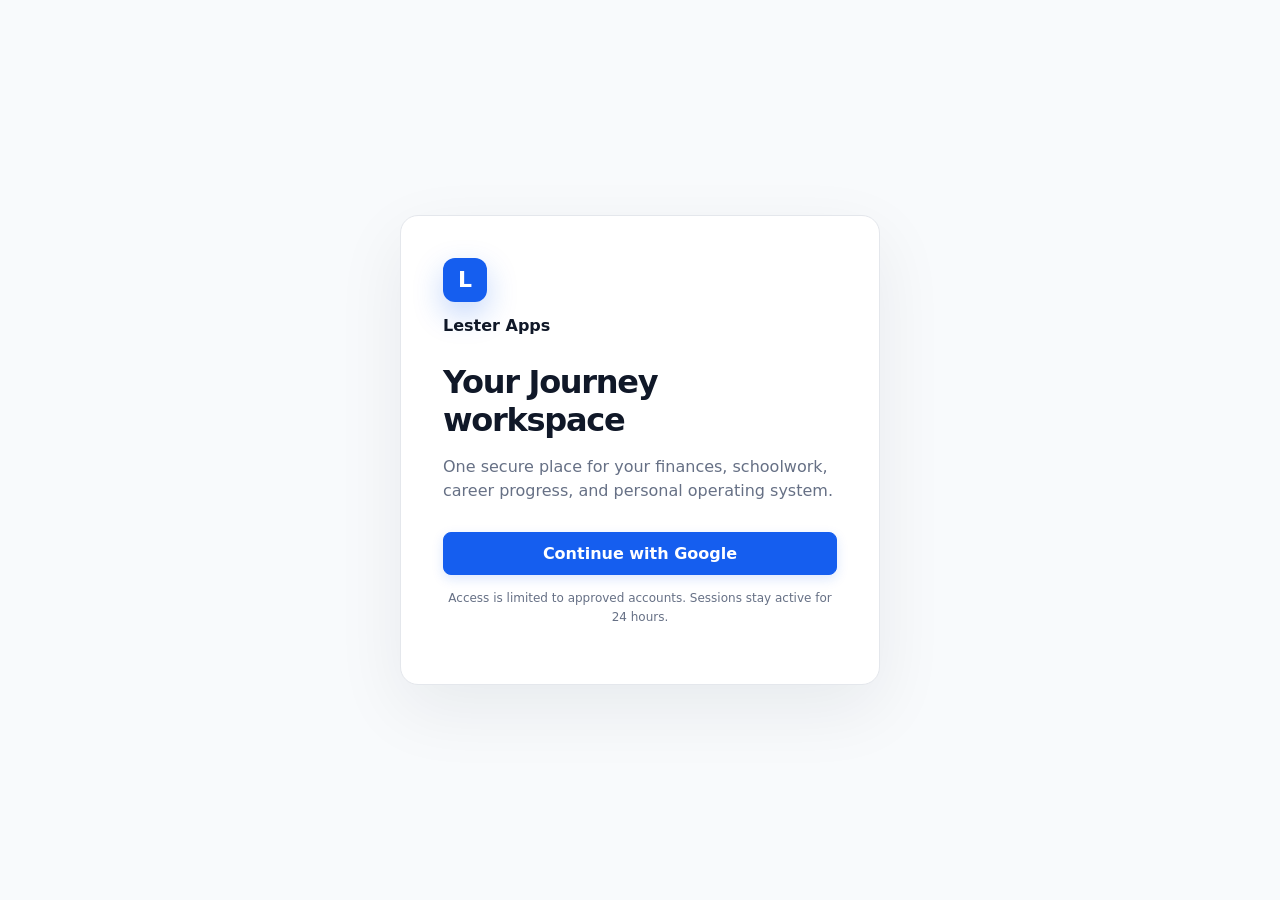
<file: site/index.html>
<!doctype html>
<html lang="en">
<head>
  <meta charset="utf-8">
  <meta name="viewport" content="width=device-width,initial-scale=1">
  <meta name="referrer" content="no-referrer">
  <meta http-equiv="Content-Security-Policy" content="default-src 'self'; script-src 'self'; connect-src 'self' https://lester-apps-auth.jllester-email.workers.dev; style-src 'self'; img-src 'self' data:; base-uri 'none'; form-action 'none'">
  <title>Lester Apps</title>
  <link rel="stylesheet" href="styles.css?v=8">
  <script src="app.js?v=8" defer></script>
</head>
<body>
  <main class="login-shell" id="login-shell">
    <section id="login" class="login" aria-labelledby="login-title">
      <div class="brand-mark">L</div>
      <p class="login-brand">Lester Apps</p>
      <h1 id="login-title">Your Journey workspace</h1>
      <p>One secure place for your finances, schoolwork, career progress, and personal operating system.</p>
      <a id="login-button" class="primary" href="https://lester-apps-auth.jllester-email.workers.dev/auth/login">Continue with Google</a>
      <p class="session-note">Access is limited to approved accounts. Sessions stay active for 24 hours.</p>
      <p id="login-error" class="error" role="alert"></p>
    </section>
  </main>

  <main id="workspace" class="app-shell" hidden>
    <aside class="sidebar">
      <div class="brand"><span class="brand-mark small">L</span><span>Lester Apps</span></div>
      <nav class="journeys" aria-label="Journey apps">
        <button data-app="dashboard" class="active"><span class="nav-icon">⌂</span><span>Dashboard</span></button>
        <button data-app="finance"><span class="nav-icon">▣</span><span>Finance</span></button>
        <button data-app="school"><span class="nav-icon">◇</span><span>School</span></button>
        <button data-app="job"><span class="nav-icon">□</span><span>Job</span></button>
        <button data-app="life"><span class="nav-icon">○</span><span>Life</span></button>
      </nav>
      <div class="sidebar-foot"><span class="secure-dot"></span>Secured by Cloudflare</div>
    </aside>

    <section class="app-main">
      <header class="topbar">
        <button id="menu-toggle" class="menu-toggle" aria-label="Open navigation" aria-expanded="false">☰</button>
        <div class="account"><span id="welcome"></span><button id="sign-out" class="sign-out">Sign out</button></div>
      </header>

      <div class="content-wrap">
        <section id="loading" class="loading-state" aria-live="polite" hidden>
          <div class="skeleton title-skeleton"></div>
          <div class="skeleton-grid"><div class="skeleton"></div><div class="skeleton"></div><div class="skeleton"></div><div class="skeleton"></div></div>
        </section>

        <section id="app-content" hidden>
          <div class="page-heading">
            <div><p id="page-date" class="page-date"></p><h1 id="app-name"></h1></div>
            <span id="app-status" class="status"><span></span>Live</span>
          </div>
          <section id="metrics" class="metric-grid" aria-label="Key metrics"></section>

          <section id="finance-budget" class="finance-budget" hidden>
            <div id="finance-summary" class="finance-summary"></div>
            <section class="budget-panel">
              <div class="budget-heading"><div><h2>Monthly Budget</h2><p id="budget-month"></p></div><span>Connected to Lester Income, Expenses, &amp; Debt</span></div>
              <div class="table-wrap"><table class="budget-table"><thead><tr><th>Billing account</th><th>Projected</th><th>Actual</th><th>Remaining</th><th>Status</th></tr></thead><tbody id="budget-body"></tbody></table></div>
              <div id="budget-empty" class="empty" hidden>No budget categories are available yet.</div>
            </section>
          </section>

          <div class="dashboard-grid">
            <div class="data-column">
              <section class="panel">
                <div class="panel-heading"><div><h2>Signals</h2><p>What needs your attention right now</p></div><span id="signal-count" class="count-label"></span></div>
                <div class="table-wrap"><table><thead><tr><th>Signal</th><th>Value</th><th>Context</th></tr></thead><tbody id="signals-body"></tbody></table></div>
                <div id="signals-empty" class="empty" hidden>No signals available yet.</div>
              </section>
              <section class="panel">
                <div class="panel-heading"><div><h2>Journey details</h2><p>A structured view of the latest secure response</p></div></div>
                <div class="table-wrap"><table><thead><tr><th>Field</th><th>Current value</th></tr></thead><tbody id="details-body"></tbody></table></div>
              </section>
            </div>

            <aside class="action-column">
              <section class="panel action-panel">
                <div class="panel-heading"><div><h2>Quick action</h2><p>Capture your next move</p></div></div>
                <form id="quick-action-form">
                  <label>Action type<select id="action-type"><option>Follow-up</option><option>Task</option><option>Reminder</option><option>Note</option></select></label>
                  <label>For<input id="action-for" required maxlength="80" placeholder="Company, class, bill, or goal"></label>
                  <label>Notes<textarea id="action-notes" rows="4" maxlength="240" placeholder="Add a short note…"></textarea></label>
                  <label>Due date<input id="action-date" type="date"></label>
                  <button class="primary action-submit" type="submit">Add action</button>
                </form>
                <p id="action-success" class="success" role="status"></p>
              </section>
              <section class="panel saved-panel">
                <div class="panel-heading"><div><h2>Saved actions</h2><p>Stored on this device</p></div></div>
                <div id="saved-actions"></div>
              </section>
            </aside>
          </div>
        </section>

        <section id="data-error" class="error-panel" role="alert" hidden><h2>We couldn’t load this Journey</h2><p></p><button id="retry-button" class="primary">Try again</button></section>
      </div>
    </section>
  </main>
</body>
</html>
</file>
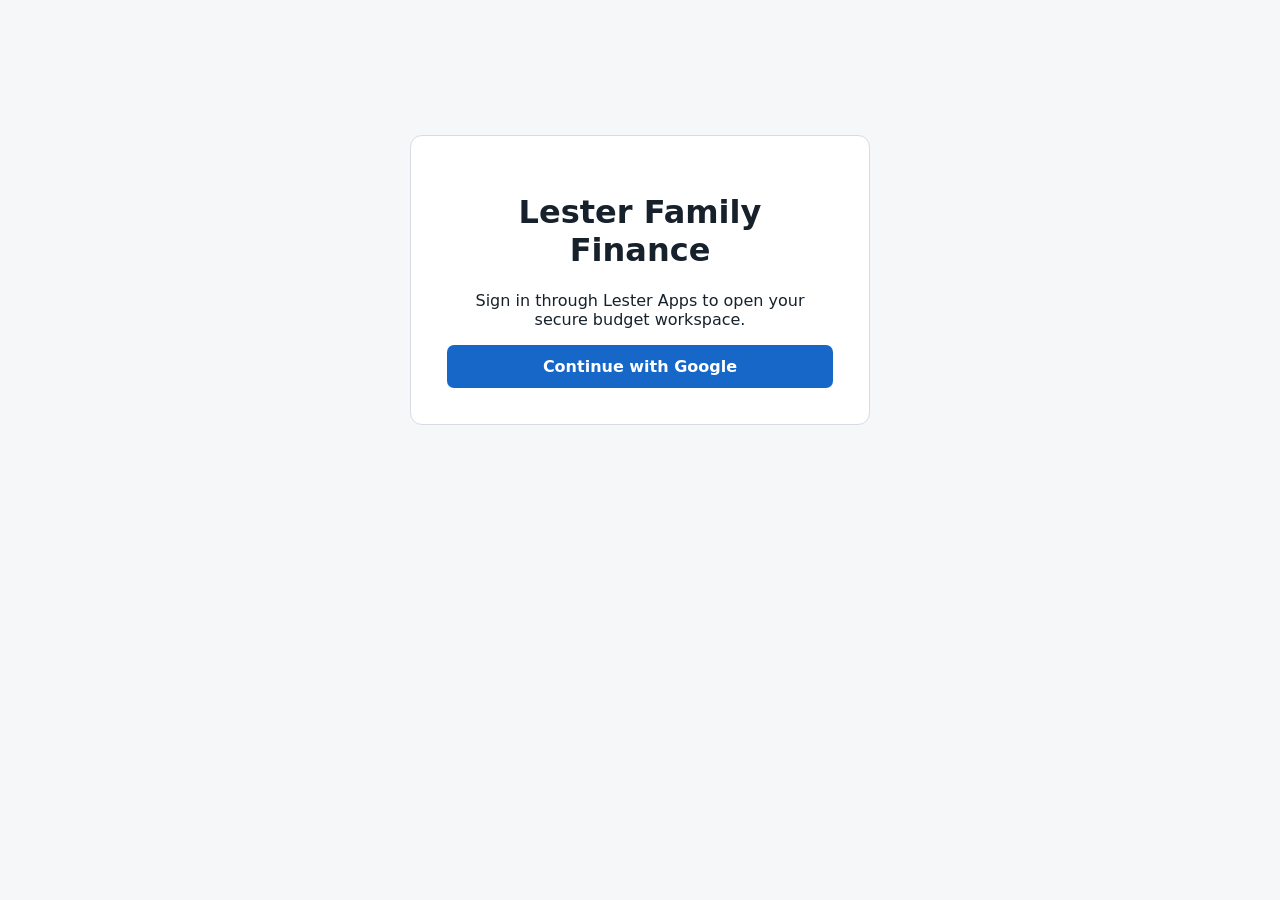
<file: site/budget/index.html>
<!doctype html><html lang="en"><head><meta charset="utf-8"><meta name="viewport" content="width=device-width,initial-scale=1"><meta http-equiv="Content-Security-Policy" content="default-src 'self'; script-src 'self'; connect-src https://lester-apps-auth.jllester-email.workers.dev; style-src 'self'; base-uri 'none'"><title>Lester Family Finance</title><link rel="stylesheet" href="finance.css?v=1"><script src="finance.js?v=1" defer></script></head><body>
<main id="app" hidden><aside><h1>Lester Family Finance</h1><nav id="sections"><button class="active" data-view="overview">⌂ <span>Overview</span></button><button data-view="income">◉ <span>Total Income</span></button><button data-view="budget">▣ <span>Annual Budget</span></button><button data-view="pay">□ <span>Pay Periods</span></button><button data-view="recurring">↻ <span>Recurring Expenses</span></button><button data-view="cuts">✂ <span>Budget Cuts</span></button><button data-view="calculator">▦ <span>Calculator</span></button></nav><a class="back" href="../">← Back to Lester Apps</a></aside>
<section class="main"><header><button id="menu">☰</button><span id="user"></span><button id="signout">Sign out</button></header><div class="page"><div class="title"><div><h2 id="title">Overview</h2><p id="subtitle">Snapshot of income, expenses, and budget</p></div><span class="live">● Live</span></div>
<section id="overview"><div class="top-grid"><div class="selectors"><label>Income source<select id="income-source"><option value="actual">Lucas + Erin</option><option value="projected">Lucas</option></select></label><label>Expense scenario<select id="expense-scenario"><option value="total">Total Expenses</option><option value="cuts">Total Expenses w/ Budget Cuts</option></select></label></div><article><small>Total Income</small><strong id="income-total">—</strong><span>Selected monthly income</span></article><article><small>Total Expenses</small><strong id="expense-total">—</strong><span>Selected expense scenario</span></article><article class="net"><small>Net Income - Total Expenses</small><strong id="net-total">—</strong><span>Selected income - selected expenses</span></article></div>
<div class="work-grid"><section class="panel"><h3>Monthly Budget <span id="month"></span></h3><div class="table-wrap"><table><thead><tr><th>Billing Account</th><th>Amount</th><th>4 Week</th><th>5 Week</th></tr></thead><tbody id="rows"></tbody><tfoot id="totals"></tfoot></table></div></section>
<section class="panel calc"><h3>Budget Cut Calculator</h3><label>Expense scenario<select id="calc-scenario"><option value="total">Total Expenses</option><option value="cuts">Total Expenses w/ Budget Cuts</option></select></label><label>Cut percentage <div class="range"><input id="cut" type="range" min="0" max="50" value="10"><output id="cut-value">10%</output></div></label><label>Or target net income<input id="target" type="number" min="0" step="50" placeholder="1500"></label><div class="result"><small>Estimated monthly savings</small><strong id="savings">—</strong><hr><small>Projected net income</small><strong id="projected-net">—</strong></div><button id="apply">Apply Cut Scenario</button></section></div></section>
<section id="section-view" class="panel section-view" hidden><h3 id="section-heading"></h3><p id="section-copy"></p><div id="section-content"></div></section><section id="error" hidden><h3>Finance data could not load</h3><p></p><button onclick="location.reload()">Try again</button></section></div></section></main><main id="login"><h1>Lester Family Finance</h1><p>Sign in through Lester Apps to open your secure budget workspace.</p><a href="https://lester-apps-auth.jllester-email.workers.dev/auth/login">Continue with Google</a></main></body></html>
</file>
<file: site/styles.css>
:root{font-family:Inter,ui-sans-serif,system-ui,-apple-system,BlinkMacSystemFont,"Segoe UI",sans-serif;color:#101828;background:#fff;--nav:#071b3b;--blue:#155eef;--border:#e4e7ec;--muted:#667085;--surface:#f8fafc}*{box-sizing:border-box}body{margin:0}button,input,select,textarea{font:inherit}button{cursor:pointer}.app-shell{min-height:100vh;display:grid;grid-template-columns:248px 1fr}.sidebar{position:fixed;inset:0 auto 0 0;width:248px;background:var(--nav);color:#fff;padding:28px 16px;display:flex;flex-direction:column;z-index:20}.brand{height:44px;display:flex;align-items:center;gap:11px;padding:0 10px;font-size:20px;font-weight:750;letter-spacing:-.03em}.brand-mark{width:44px;height:44px;display:grid;place-items:center;border-radius:12px;background:var(--blue);color:#fff;font-weight:800;font-size:22px;box-shadow:0 12px 30px #155eef40}.brand-mark.small{width:32px;height:32px;border-radius:9px;font-size:16px}.journeys{display:grid;gap:6px;margin-top:36px}.journeys button{width:100%;border:0;background:transparent;color:#c7d3e6;border-radius:9px;padding:12px 14px;display:flex;align-items:center;gap:13px;font-weight:600;text-align:left}.journeys button:hover{background:#ffffff0d;color:#fff}.journeys button.active{background:var(--blue);color:#fff;box-shadow:0 8px 24px #001c4d66}.nav-icon{width:22px;font-size:20px;text-align:center}.sidebar-foot{margin-top:auto;color:#8fa5c5;font-size:12px;padding:12px}.secure-dot{display:inline-block;width:7px;height:7px;border-radius:50%;background:#32d583;margin-right:7px}.app-main{grid-column:2;min-width:0}.topbar{height:64px;border-bottom:1px solid var(--border);display:flex;align-items:center;justify-content:flex-end;padding:0 34px;background:#fff;position:sticky;top:0;z-index:10}.account{display:flex;align-items:center;gap:18px;color:#475467;font-size:13px}.sign-out{border:0;background:transparent;color:var(--blue);font-weight:650;padding:8px}.menu-toggle{display:none;border:0;background:transparent;font-size:22px}.content-wrap{max-width:1440px;margin:auto;padding:32px 36px 56px}.page-heading{display:flex;align-items:flex-end;justify-content:space-between;margin-bottom:26px}.page-heading h1{font-size:32px;line-height:1.1;letter-spacing:-.04em;margin:4px 0 0}.page-date{margin:0;color:var(--muted);font-size:13px}.status{color:#067647;font-weight:650;font-size:14px}.status span{display:inline-block;width:8px;height:8px;border-radius:50%;background:#12b76a;margin-right:4px}.metric-grid{display:grid;grid-template-columns:repeat(4,minmax(0,1fr));gap:16px;margin-bottom:22px}.metric-card{border:1px solid var(--border);border-radius:12px;padding:20px;display:flex;align-items:flex-start;gap:15px;min-height:132px;background:#fff;box-shadow:0 2px 5px #10182808}.metric-icon{width:44px;height:44px;flex:0 0 auto;display:grid;place-items:center;border-radius:10px;background:#eef4ff;color:var(--blue);font-weight:800;font-size:20px}.metric-card p{margin:1px 0 8px;color:#475467;font-size:13px}.metric-card strong{display:block;color:var(--blue);font-size:25px;line-height:1;letter-spacing:-.03em}.metric-card span{display:block;margin-top:10px;color:var(--muted);font-size:12px;line-height:1.35}.dashboard-grid{display:grid;grid-template-columns:minmax(0,1.75fr) minmax(290px,.75fr);gap:22px;align-items:start}.data-column,.action-column{display:grid;gap:22px}.panel{border:1px solid var(--border);border-radius:12px;background:#fff;overflow:hidden}.panel-heading{padding:18px 20px 14px;display:flex;justify-content:space-between;align-items:center}.panel-heading h2{font-size:16px;letter-spacing:-.01em;margin:0}.panel-heading p{font-size:12px;color:var(--muted);margin:4px 0 0}.count-label{font-size:12px;color:var(--blue);font-weight:650}.table-wrap{overflow-x:auto}table{width:100%;border-collapse:collapse;font-size:13px}th{text-align:left;color:var(--muted);font-weight:600;background:var(--surface);padding:10px 20px;border-top:1px solid var(--border);border-bottom:1px solid var(--border)}td{padding:13px 20px;border-bottom:1px solid var(--border);color:#475467;vertical-align:top}tbody tr:last-child td{border-bottom:0}td strong{color:#1d2939}.signal-dot{display:inline-block;width:8px;height:8px;border-radius:50%;background:#12b76a;margin-right:10px}.signal-dot.tone-1{background:#f79009}.signal-dot.tone-2{background:#155eef}.signal-dot.tone-3{background:#f04438}.action-panel form{display:grid;gap:14px;padding:0 20px 20px}.action-panel label{display:grid;gap:6px;font-size:12px;font-weight:650;color:#344054}.action-panel input,.action-panel select,.action-panel textarea{width:100%;border:1px solid #d0d5dd;border-radius:8px;padding:10px 11px;color:#344054;background:#fff;outline:none}.action-panel input:focus,.action-panel select:focus,.action-panel textarea:focus{border-color:#84adff;box-shadow:0 0 0 3px #155eef18}.primary{border:1px solid #155eef;border-radius:8px;background:var(--blue);color:#fff;font-weight:650;padding:11px 16px;text-align:center;text-decoration:none;box-shadow:0 4px 12px #155eef26}.primary:hover{background:#004eeb}.success{min-height:18px;color:#067647;font-size:12px;margin:-8px 20px 16px}.saved-panel{min-height:160px}.saved-action{padding:12px 18px;border-top:1px solid var(--border);display:flex;justify-content:space-between;gap:12px}.saved-action strong{font-size:12px;color:#344054}.saved-action p{margin:3px 0;color:#1d2939;font-size:13px}.saved-action span{color:var(--muted);font-size:11px}.saved-action button{border:0;background:transparent;color:#98a2b3;font-size:18px}.empty{padding:30px;text-align:center;color:var(--muted);font-size:13px}.empty.compact{padding:20px;border-top:1px solid var(--border);line-height:1.55}.loading-state{padding-top:26px}.skeleton{height:132px;border-radius:12px;background:linear-gradient(90deg,#f2f4f7 25%,#eaecf0 45%,#f2f4f7 65%);background-size:300% 100%;animation:shimmer 1.3s infinite}.title-skeleton{height:42px;width:230px;margin-bottom:28px}.skeleton-grid{display:grid;grid-template-columns:repeat(4,1fr);gap:16px}@keyframes shimmer{to{background-position:-100% 0}}.error-panel{max-width:560px;margin:12vh auto;text-align:center;padding:34px;border:1px solid #fecdca;background:#fffbfa;border-radius:14px}.error-panel h2{margin-top:0}.error-panel p{color:#b42318}.error-panel .primary{margin-top:10px}.login-shell{min-height:100vh;display:grid;place-items:center;padding:24px;background:#f8fafc}.login{width:min(480px,100%);background:#fff;border:1px solid var(--border);border-radius:18px;padding:42px;box-shadow:0 24px 70px #10182812}.login-brand{font-weight:750;margin:14px 0 28px}.login h1{font-size:32px;letter-spacing:-.04em;margin:0 0 12px}.login>p:not(.login-brand){color:var(--muted);line-height:1.55}.login .primary{display:block;margin:28px 0 14px}.session-note{font-size:12px;text-align:center}.error{color:#b42318}.tone-1{color:#93370d}.tone-2{color:#175cd3}.tone-3{color:#b42318}
@media(max-width:1050px){.metric-grid{grid-template-columns:repeat(2,1fr)}.dashboard-grid{grid-template-columns:1fr}.action-column{grid-template-columns:repeat(2,1fr)}}
@media(max-width:760px){.app-shell{display:block}.sidebar{transform:translateX(-100%);transition:transform .2s ease;box-shadow:20px 0 50px #10182833}.sidebar.open{transform:translateX(0)}.app-main{min-height:100vh}.topbar{justify-content:space-between;padding:0 16px}.menu-toggle{display:block}.account span{display:none}.content-wrap{padding:24px 16px 40px}.metric-grid{grid-template-columns:1fr 1fr}.action-column{grid-template-columns:1fr}.page-heading h1{font-size:28px}.metric-card{padding:16px;min-height:118px}.metric-icon{display:none}th,td{padding:11px 14px}.login{padding:30px 24px}}
@media(max-width:480px){.metric-grid{grid-template-columns:1fr}.metric-card{min-height:auto}.page-heading{align-items:center}.status{font-size:12px}.panel-heading{padding:16px}.login h1{font-size:28px}}
@media(prefers-reduced-motion:reduce){*{scroll-behavior:auto!important;animation:none!important;transition:none!important}}
[hidden]{display:none!important}
.finance-budget{display:grid;gap:18px}.finance-summary{display:grid;grid-template-columns:repeat(3,minmax(0,1fr));gap:14px}.finance-card{min-height:110px;border:1px solid var(--border);border-radius:11px;background:#fff;padding:20px;box-shadow:0 2px 6px #10182808}.finance-card p{margin:0 0 12px;color:#475467;font-size:11px;font-weight:800;letter-spacing:.08em;text-transform:uppercase}.finance-card strong{display:block;font-size:25px;letter-spacing:-.03em}.finance-card span{display:block;margin-top:7px;color:var(--muted);font-size:12px}.finance-card.net-card{background:#b7e4c7;border-color:#7fcf9a}.finance-card.net-card strong{color:#123d2a}.budget-panel{border:1px solid var(--border);border-radius:11px;background:#fff;overflow:hidden;box-shadow:0 2px 6px #10182808}.budget-heading{display:flex;align-items:center;justify-content:space-between;padding:16px 18px}.budget-heading h2{margin:0;font-size:16px}.budget-heading p,.budget-heading span{margin:3px 0 0;color:var(--muted);font-size:12px}.budget-table thead th{background:#32679a;color:#fff;border-color:#32679a;text-transform:none}.budget-table td{font-variant-numeric:tabular-nums}.category-dot{display:inline-block;width:9px;height:9px;border-radius:50%;background:#f4cccc;margin-right:10px}.category-dot.tone-1{background:#fce5cd}.category-dot.tone-2{background:#d9ead3}.category-dot.tone-3{background:#cfe2f3}.budget-status{display:inline-block;border-radius:999px;padding:4px 8px;font-size:11px;font-weight:700}.budget-status.track{background:#ecfdf3;color:#067647}.budget-status.over{background:#fef3f2;color:#b42318}.positive{color:#067647}.negative{color:#b42318}
@media(max-width:760px){.finance-summary{grid-template-columns:1fr}.budget-heading{align-items:flex-start;gap:10px}.budget-heading>span{display:none}.budget-table{min-width:680px}}
</file>
<file: site/budget/finance.css>
:root{font-family:Inter,system-ui,sans-serif;color:#17212b;background:#f5f7f9}*{box-sizing:border-box}[hidden]{display:none!important}body{margin:0}button,select,input{font:inherit}#app{min-height:100vh;display:grid;grid-template-columns:244px 1fr}aside{position:fixed;inset:0 auto 0 0;width:244px;height:100vh;background:#08223e;color:white;padding:28px 10px;display:flex;flex-direction:column}aside h1{font-size:20px;margin:0 6px 30px}nav{display:grid;gap:8px}nav button{border:0;background:transparent;color:#d8e1eb;text-align:left;padding:13px;border-radius:8px;font-weight:650}nav button span{margin-left:10px}nav button.active{background:#1767d8;color:white}.back{margin-top:auto;color:#d8e1eb;text-decoration:none;padding:14px}.main{grid-column:2}header{height:60px;background:white;border-bottom:1px solid #dde3e8;display:flex;justify-content:flex-end;align-items:center;gap:18px;padding:0 26px;font-size:13px}header button{border:0;background:none;color:#0c5fc7;font-weight:700}#menu{display:none}.page{padding:24px 28px 50px;max-width:1500px;margin:auto}.title{display:flex;justify-content:space-between;align-items:center;margin-bottom:24px}.title h2{font-size:28px;margin:0}.title p{color:#617082;margin:6px 0}.live{color:#0a8f55;font-weight:700}.top-grid{display:grid;grid-template-columns:1.3fr repeat(3,1fr);gap:14px;margin-bottom:20px}.selectors,.top-grid article{background:white;border:1px solid #d5dce3;border-radius:9px;padding:18px}.selectors{display:grid;grid-template-columns:1fr 1fr;gap:14px}.selectors label,.calc label{font-size:11px;text-transform:uppercase;font-weight:800;color:#46576a}.selectors select,.calc select,.calc input[type=number]{display:block;width:100%;margin-top:8px;border:1px solid #ccd5df;border-radius:7px;padding:10px;background:white}.top-grid article small{display:block;text-transform:uppercase;font-weight:800;letter-spacing:.08em}.top-grid article strong{display:block;font-size:26px;margin:14px 0 8px}.top-grid article span{font-size:12px;color:#617082}.top-grid .net{background:#b9e5c8;border-color:#81cc9b}.work-grid{display:grid;grid-template-columns:minmax(0,1.8fr) minmax(310px,.9fr);gap:20px}.panel{background:white;border:1px solid #d5dce3;border-radius:9px;overflow:hidden}.panel h3{margin:0;padding:17px 20px;font-size:18px}.panel h3 span{float:right;color:#617082;font-size:12px;font-weight:400}table{border-collapse:collapse;width:100%;font-size:13px}thead th{background:#32679a;color:white;text-align:left;padding:13px 20px}td{padding:12px 20px;border-bottom:1px solid #e2e7ec;text-align:right}td:first-child{text-align:left}.d{display:inline-block;width:10px;height:10px;border-radius:50%;background:#f4cccc;margin-right:10px}.d1{background:#fce5cd}.d2{background:#ffe599}.d3{background:#b6d7a8}.d4{background:#76a5af}tfoot th{background:#eef4fb;color:#14518d;padding:14px 20px;text-align:right}tfoot th:first-child{text-align:left}.calc{padding-bottom:14px}.calc label{display:block;padding:0 18px 18px}.range{display:flex;align-items:center;gap:12px;margin-top:8px}.range input{flex:1}.range output{border:1px solid #ccd5df;padding:8px 12px;border-radius:6px}.result{margin:0 18px 14px;padding:16px;background:#e7f5ec;border:1px solid #b8dfc6;border-radius:7px}.result small{display:block;text-transform:uppercase;font-weight:800}.result strong{display:block;font-size:24px;margin:8px 0}.result hr{border:0;border-top:1px dashed #aebcb3}.calc>button{margin:0 18px;width:calc(100% - 36px);border:0;border-radius:7px;padding:12px;background:#1767c8;color:white;font-weight:800}.section-view{padding:24px}.section-view h3{padding:0}.section-view p{color:#617082}.section-view #section-content{margin-top:22px;padding:20px;background:#eef4fb;border-radius:8px;font-size:18px;font-weight:700}#login{max-width:460px;margin:15vh auto;background:white;border:1px solid #d5dce3;padding:36px;border-radius:12px;text-align:center}#login a{display:block;background:#1767c8;color:white;padding:12px;border-radius:7px;text-decoration:none;font-weight:700}@media(max-width:1000px){.top-grid{grid-template-columns:1fr 1fr}.work-grid{grid-template-columns:1fr}}@media(max-width:720px){#app{display:block}aside{transform:translateX(-100%);z-index:20;transition:.2s}aside.open{transform:none}.main{min-height:100vh}header{justify-content:space-between}#menu{display:block}.page{padding:20px 14px}.top-grid{grid-template-columns:1fr}.selectors{grid-template-columns:1fr}.work-grid{display:block}.calc{margin-top:16px}.table-wrap{overflow:auto}table{min-width:650px}.title h2{font-size:24px}}
</file>
